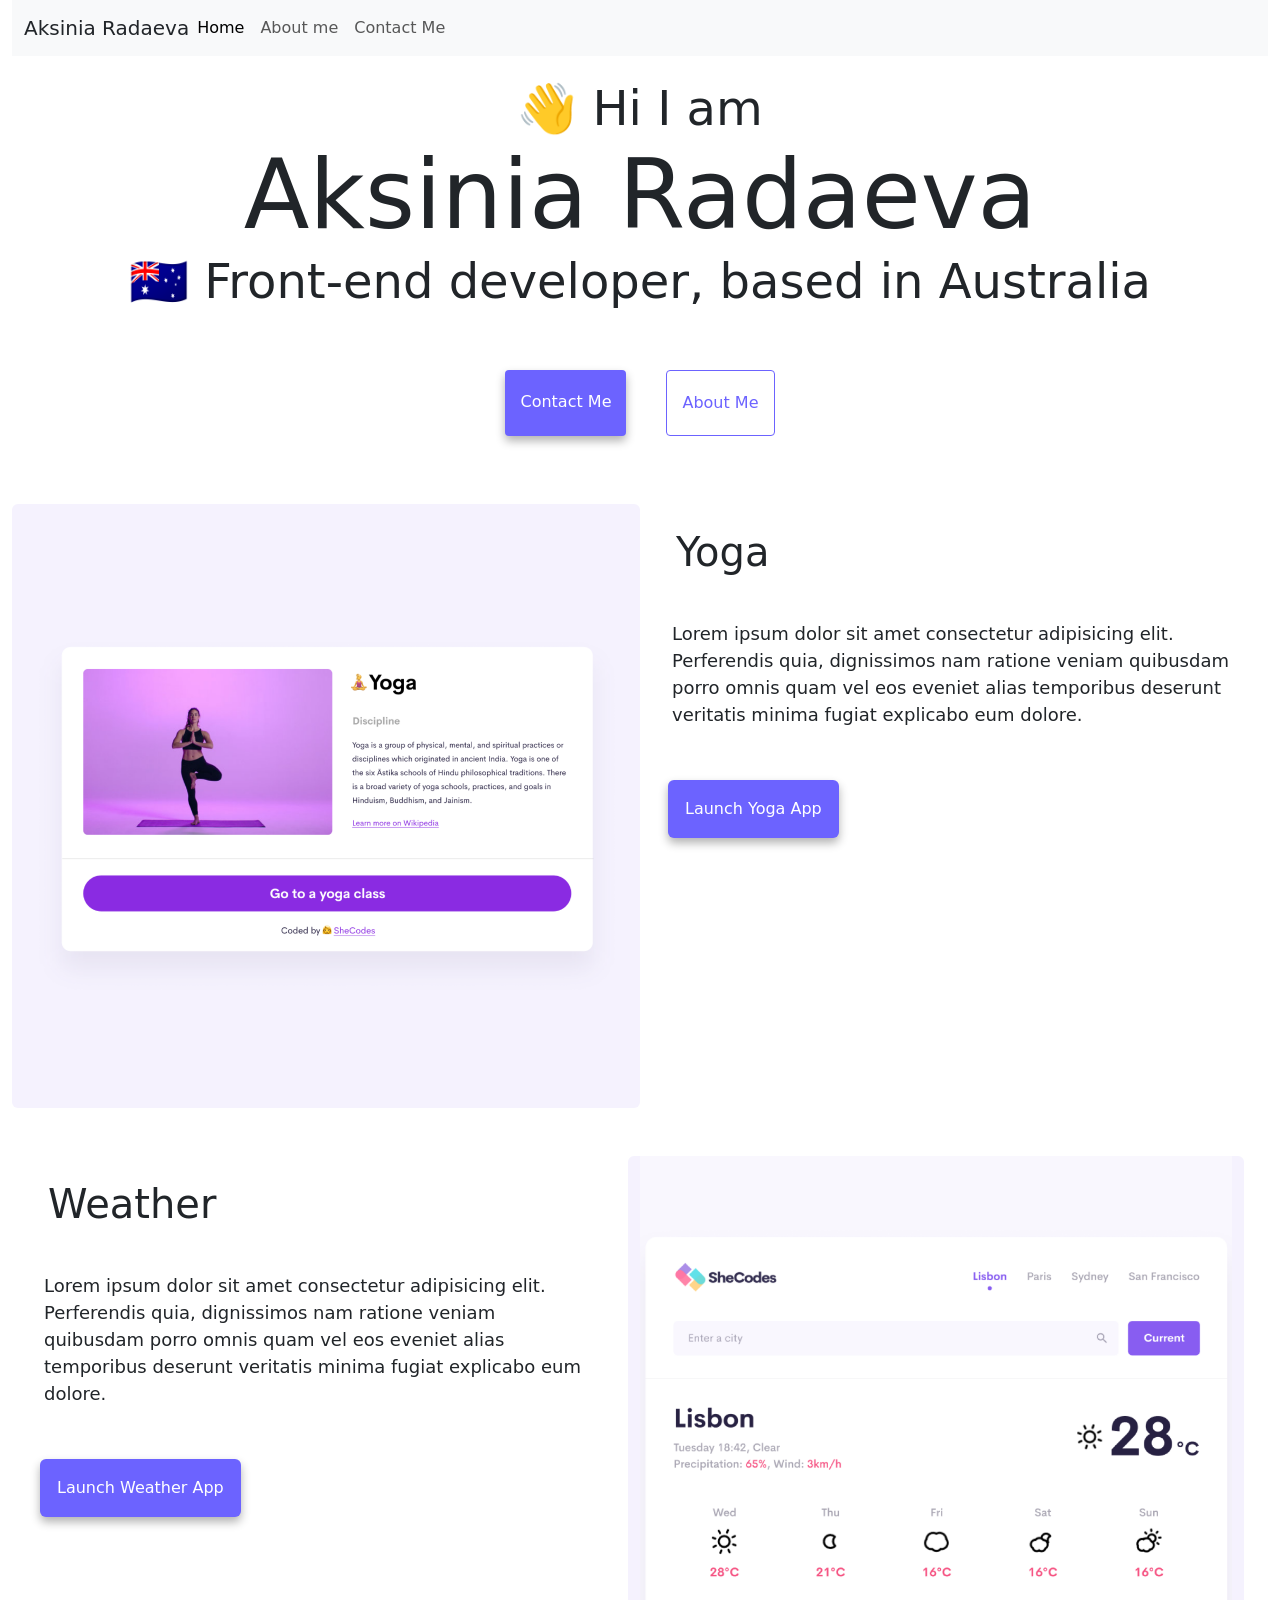
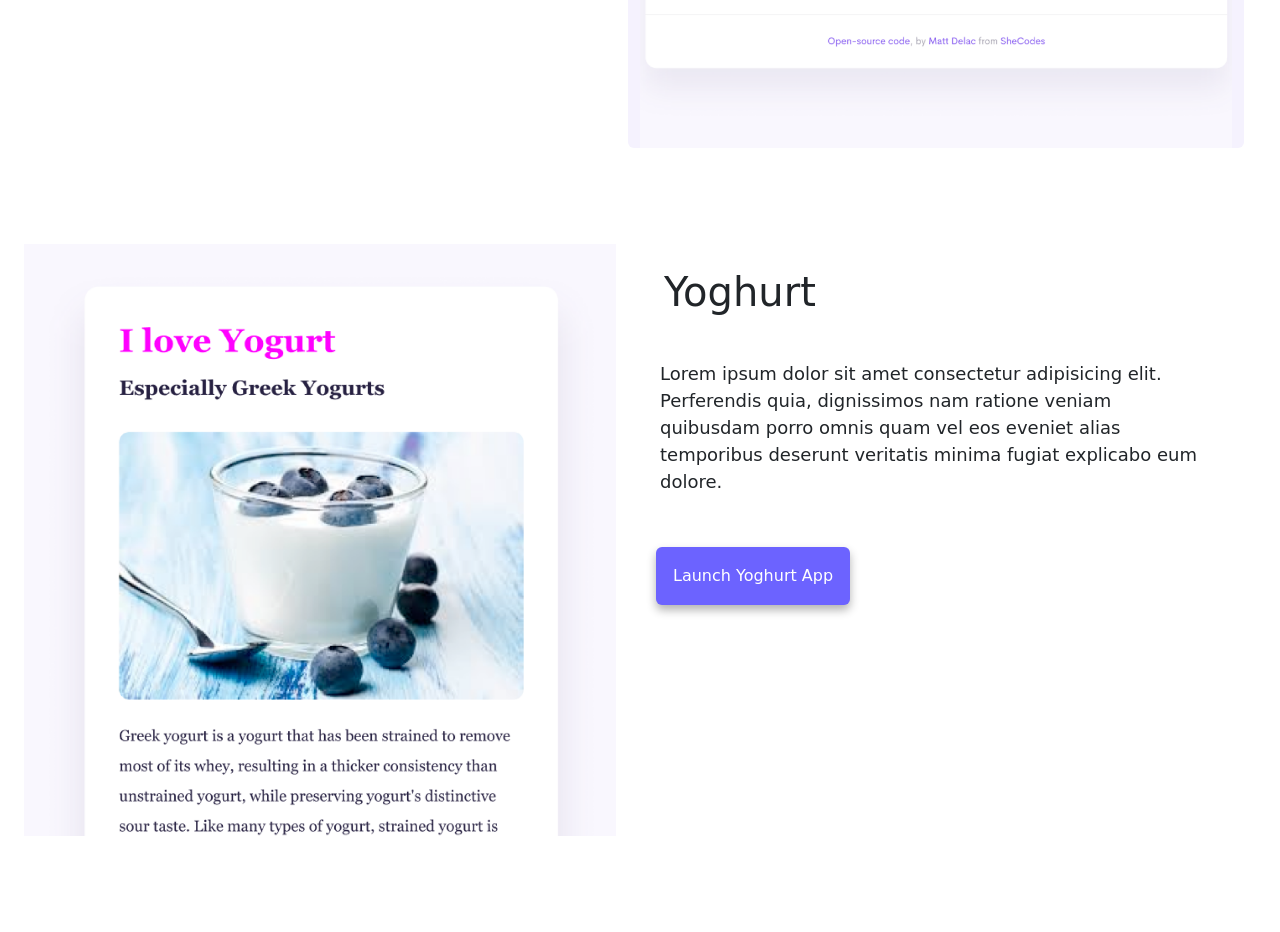
<file: index.html>
<!DOCTYPE html>
<html lang="en">
  <head>
    <meta charset="UTF-8" />
    <meta http-equiv="X-UA-Compatible" content="IE=edge" />
    <meta name="viewport" content="width=device-width, initial-scale=1.0" />
    <meta name="description" content="Aksinia is a Front-End Web Developer based in Brisbane Australia. Check out her portfolio and contact her for any enquiries. " />
    <title>Aksinia Radaeva Portfolio</title>
    <link
      href="https://cdn.jsdelivr.net/npm/bootstrap@5.3.8/dist/css/bootstrap.min.css"
      rel="stylesheet"
      integrity="sha384-sRIl4kxILFvY47J16cr9ZwB07vP4J8+LH7qKQnuqkuIAvNWLzeN8tE5YBujZqJLB"
      crossorigin="anonymous"
    />

    <link rel="stylesheet" href="style.css" />
  </head>
  <body>
    <div class="container-fluid">
      <nav class="navbar sticky-top navbar-expand-lg navbar-light bg-light mt-0">
        <div class="container-fluid">
          <a
            href="index.html"
            class="homepage-link text-decoration-none text-dark fw-noraml fs-5"
            >Aksinia Radaeva</a
          >
          <button
            class="navbar-toggler"
            type="button"
            data-bs-toggle="collapse"
            data-bs-target="#navbarNav"
            aria-controls="navbarNav"
            aria-expanded="false"
            aria-label="Toggle navigation"
          >
            <span class="navbar-toggler-icon"></span>
          </button>
          <div class="collapse navbar-collapse" id="navbarNav">
            <ul class="navbar-nav">
              <li class="nav-item">
                <a class="nav-link active" aria-current="page" href="index.html"
                  >Home</a
                >
              </li>
              <li class="nav-item">
                <a class="nav-link" href="about.html">About me</a>
              </li>
              <li class="nav-item">
                <a class="nav-link" href="about.html#contact">Contact Me</a>
              </li>
            </ul>
          </div>
        </div>
      </nav>
      <h2 class="mt-4">👋 Hi I am</h2>
      <h1>Aksinia Radaeva</h1>
      <h2>🇦🇺 Front-end developer, based in Australia</h2>
      <div class="navigation-links">
        <a href="/about.html#contact" class="contact-link any-element"
          >Contact me</a
        >
        <a href="/about.html" class="about-link">About me</a>
      </div>
      <div class="container-fluid text-center">
        <div class="row d-flex my-5">
          <div class="col-md-6 preview-background rounded">
            <img src="/images/yoga.png" alt="Website homepage about Yoga"  class="img-fluid shadow-rounded d-none d-sm-block " />
          </div>
          <div class="col-md-6">
            <div class="card-body">
              <h5 class="card-title text-start p-4 fs-1">Yoga</h5>
              <p class="card-text text-start bg-transparent">
                Lorem ipsum dolor sit amet consectetur adipisicing elit. Perferendis quia, dignissimos nam ratione veniam quibusdam porro omnis quam vel eos eveniet alias temporibus deserunt veritatis minima fugiat explicabo eum dolore.
              </p>
              <div class="launching-button">
                <a href="#" class="btn button-styling link-hover-primary p-3 m-3"
                  >Launch Yoga App</a
                >
            </div>
          </div>
        </div>
        <div class="row d-flex my-5">
          <div class="col-md-6">
            <div class="card-body">
              <h5 class="card-title text-start p-4 fs-1">Weather</h5>
              <p class="card-text text-start bg-transparent">
                Lorem ipsum dolor sit amet consectetur adipisicing elit. Perferendis quia, dignissimos nam ratione veniam quibusdam porro omnis quam vel eos eveniet alias temporibus deserunt veritatis minima fugiat explicabo eum dolore.
              </p>
              <div class="launching-button">
                <a href="#" class="btn button-styling p-3 m-3"
                  >Launch Weather App</a
                >
              </div>
            </div>
          </div>
          <div class="col-md-6 preview-background rounded">
            <img src="/images/weather.png"  alt="Image of weather forecast project" class="img-fluid shadow-rounded d-none d-sm-block" />
          </div>
        </div>
        <div class="row d-flex my-5">
          <div class="col-md-6 preview background">
            <img src="/images/yoghurt.png" alt="Image of a webpage about Yoghurt " class="img-fluid shadow-rounded d-none d-sm-block" />
          </div>
          <div class="col-md-6">
            <div class="card-body">
              <h5 class="card-title text-start p-4 fs-1">Yoghurt</h5>
              <p class="card-text text-start bg-transparent">
                Lorem ipsum dolor sit amet consectetur adipisicing elit. Perferendis quia, dignissimos nam ratione veniam quibusdam porro omnis quam vel eos eveniet alias temporibus deserunt veritatis minima fugiat explicabo eum dolore.
              </p>
              <div class="launching-button">
                <a href="#" class="btn button-styling p-3 m-3"
                  >Launch Yoghurt App</a
                >
              </div>
            </div>
          </div>
        </div>
      </div>
    </div>
    <script
      src="https://cdn.jsdelivr.net/npm/bootstrap@5.3.8/dist/js/bootstrap.bundle.min.js"
      integrity="sha384-FKyoEForCGlyvwx9Hj09JcYn3nv7wiPVlz7YYwJrWVcXK/BmnVDxM+D2scQbITxI"
      crossorigin="anonymous"
    ></script>
  </body>
</html>
</file>
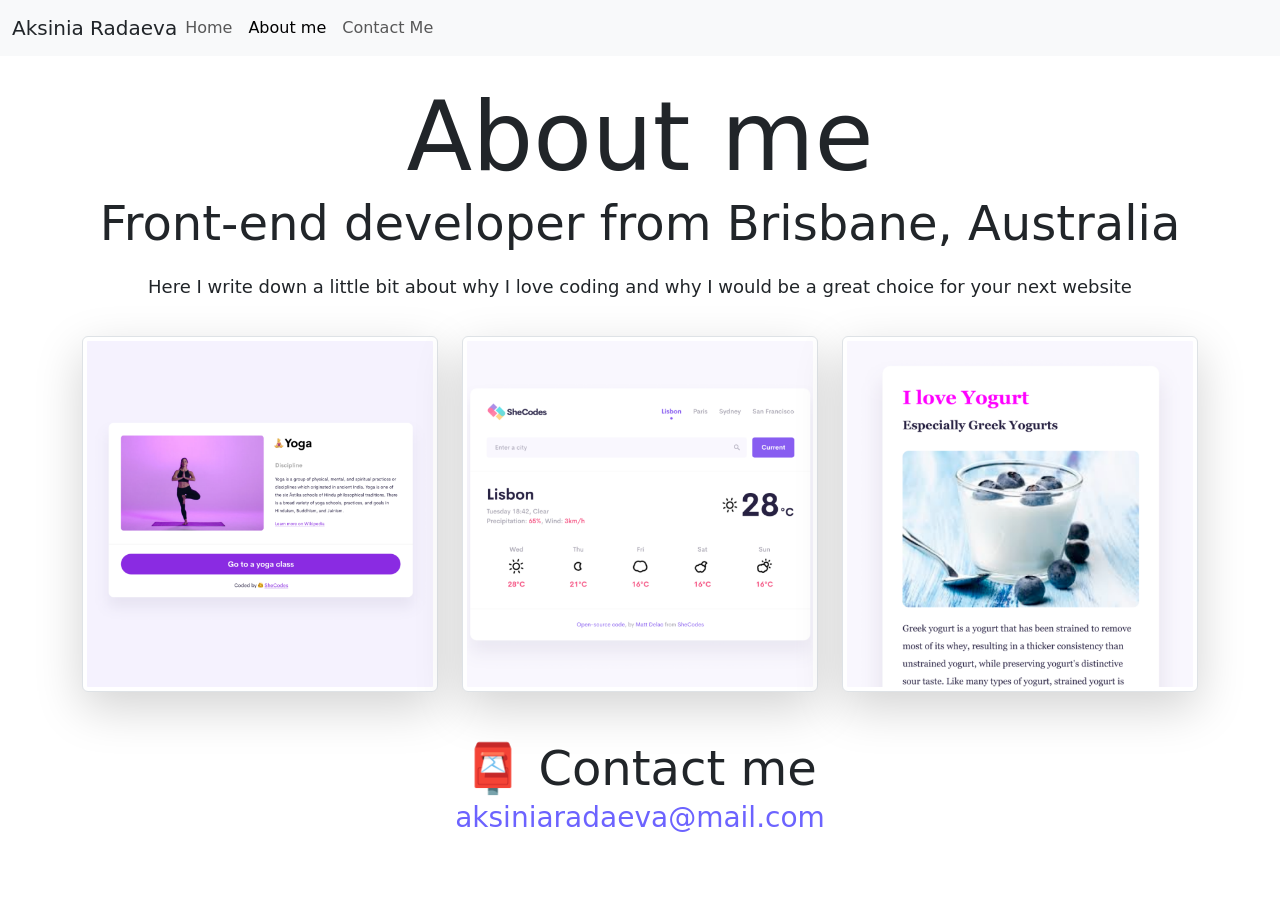
<file: about.html>
<!doctype html>
<html lang="en">
  <head>
    <meta charset="UTF-8" />
    <meta http-equiv="X-UA-Compatible" content="IE=edge" />
    <meta name="viewport" content="width=device-width, initial-scale=1.0" />
    <meta
      name="description"
      content="Contact Aksinia through email and check out the portfolio of websites"
    />
    <link
      href="https://cdn.jsdelivr.net/npm/bootstrap@5.3.8/dist/css/bootstrap.min.css"
      rel="stylesheet"
      integrity="sha384-sRIl4kxILFvY47J16cr9ZwB07vP4J8+LH7qKQnuqkuIAvNWLzeN8tE5YBujZqJLB"
      crossorigin="anonymous"
    />
    <link rel="stylesheet" href="style.css" />
    <title>About Aksinia Radaeva</title>
  </head>
  <body>
    <nav class="navbar sticky-top navbar-expand-lg navbar-light bg-light mt-0">
      <div class="container-fluid">
        <a
          href="/index.html"
          class="homepage-link text-decoration-none text-dark fw-noraml fs-5"
          >Aksinia Radaeva</a
        >
        <button
          class="navbar-toggler"
          type="button"
          data-bs-toggle="collapse"
          data-bs-target="#navbarNav"
          aria-controls="navbarNav"
          aria-expanded="false"
          aria-label="Toggle navigation"
        >
          <span class="navbar-toggler-icon"></span>
        </button>
        <div class="collapse navbar-collapse" id="navbarNav">
          <ul class="navbar-nav">
            <li class="nav-item">
              <a class="nav-link" aria-current="page" href="/index.html"
                >Home</a
              >
            </li>
            <li class="nav-item">
              <a class="nav-link active" href="/about.html">About me</a>
            </li>
            <li class="nav-item">
              <a class="nav-link" href="/about.html#contact">Contact Me</a>
            </li>
          </ul>
        </div>
      </div>
    </nav>
    <h1 class="mt-4">About me</h1>
    <h2>Front-end developer from Brisbane, Australia</h2>
    <p class="bg-transparent">
      Here I write down a little bit about why I love coding and why I would be
      a great choice for your next website
    </p>
    <div class="container text-center">
      <div class="row">
        <div class="col-sm-4">
          <img
            src="/images/yoga.png"
            alt="Website homepage about yoga, including an image of a lady holding the tree pose and a title and description of what Yoga practice is about."
            class="img-thumbnail shadow-lg"
          />
        </div>
        <div class="col-sm-4">
          <img
            src="/images/weather.png"
            alt="Image of a weather forecast Single Page Application"
            class="img-thumbnail shadow-lg"
          />
        </div>
        <div class="col-sm-4">
          <img
            src="/images/yoghurt.png"
            alt="Image of a homepage for Yoghurt, showing a Title, description of what Yoghurt is and a picture of Yoghurt in a glass container. "
            class="img-thumbnail shadow-lg"
          />
        </div>
      </div>
    </div>
    <div id="contact" class="mt-5">
      <h2>📮 Contact me</h2>
      <a href="mailto:[aksiniaradaeva@mail.com]" class="email-link">
        aksiniaradaeva@mail.com
      </a>
    </div>
    <script
      src="https://cdn.jsdelivr.net/npm/bootstrap@5.3.8/dist/js/bootstrap.bundle.min.js"
      integrity="sha384-FKyoEForCGlyvwx9Hj09JcYn3nv7wiPVlz7YYwJrWVcXK/BmnVDxM+D2scQbITxI"
      crossorigin="anonymous"
    ></script>
  </body>
</html>
</file>
<file: style.css>
:root {
  --primary-color: #6c63ff;
  --secondary-color: #f5f2fe;
  --box-shadow: 0 5px 10px rgba(0, 0, 0, 0.3);
}

h1,
h2,
h3 {
  text-align: center;
  margin: 0;
}

h1 {
  font-size: 96px;
}

h2 {
  font-size: 48px;
}

h3 {
  font-size: 24px;
  opacity: 0.7;
}

p {
  background: var(--secondary-color);
  padding: 20px;
  border-radius: 4px;
  font-size: 18px;
  line-height: 1.5;
  text-align: center;
}

.navigation-links {
  display: flex;
  margin-top: 40px;
  justify-content: center;
}

.navigation-links a {
  margin: 20px;
  border-radius: 4px;
  padding: 20px 15px;
  text-decoration: none;
  text-transform: capitalize;
}

.contact-link {
  background: var(--primary-color);
  box-shadow: var(--box-shadow);
  color: white;
}

.about-link {
  color: var(--primary-color);
  border: 1px solid var(--primary-color);
}

.email-link {
  display: flex;
  justify-content: center;
  color: var(--primary-color);
  font-size: 28px;
  text-decoration: none;
}

.email-link:hover {
  text-decoration: underline;
}

.preview-background {
  background: var(--secondary-color);
}

.button-styling {
  background: var(--primary-color);
  box-shadow: var(--box-shadow);
  color: white;
}

.launching-button {
  text-align: left;
}

@media (max-width: 576px) {
  body {
    margin-bottom: 60px;
  }
  h1 {
    font-size: 40px;
    padding: 18px 0px;
  }
  h2 {
    font-size: 24px;
    font-weight: 200;
  }
  .launching-button {
    text-align: center !important;
  }
  .card-title {
    text-align: center !important;
  }
  .card-text {
    text-align: center !important;
  }
}
</file>
